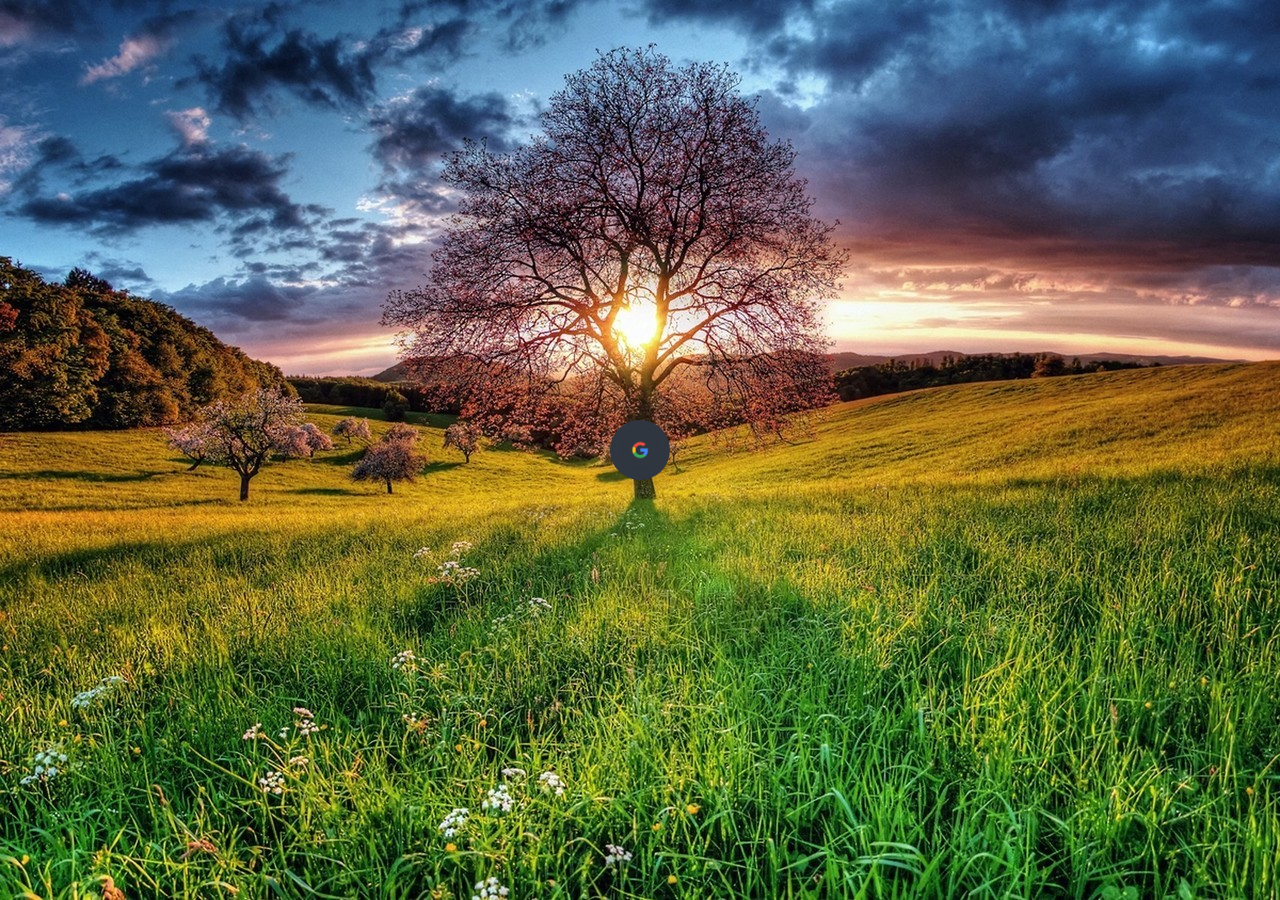
<file: search/index.html>
<!DOCTYPE html>
<html>
    <head>
        <meta charset="utf-8">
        <meta name="theme-color" content="#744DA9">
        <meta name="viewport" content="width=device-width, initial-scale=0.6">
        <link rel="stylesheet" href="./index.css">
        <link rel="shortcut icon" href="../图片/google1.png">
        <title>Awesome Search Box</title>
        
    </head>
    <body>
        <form onsubmit="return search()" class="search-box">
            <input autofocus id="search_input" class="search-txt" type="text" autocomplete="off" 
            placeholder="Type to search">
            <div class="search-btn">
                <img onclick="return search()" src="../图片/google.png" width="40px" height="40px">
            </div>
        </form>
        <script src="./index.js"></script>
    </body>
</html>
</file>
<file: search/index.css>
body {
    margin: 0;
    padding: 0;
    background-image: url('back.jpg');
}

.search-box {
    position: absolute;
    top: 50%;
    left: 50%;
    transform: translate(-50%, -50%);
    background: #2f3640;
    height: 40px;
    border-radius: 40px;
    padding: 10px;
}

.search-btn {
    float: right;
    width: 40px;
    height: 40px;
    border-radius: 50%;
    display: flex;
    justify-content: center;
    align-items: center;
    transition: 0.4s;
    text-decoration: none;
    cursor: pointer;
}

.search-txt {
    border: none;
    background: none;
    outline: none;
    float: left;
    padding: 0;
    color: white;
    font-size: 16px;
    transition: 0.4s;
    line-height: 40px;
    width: 0;
}

.search-box:hover>.search-txt {
    width: 240px;
    padding: 0 6px;
}

.search-box:hover>.search-btn {
    background: #fff;
}

.search-part{
    margin-bottom: 30px;
    margin-top: 20px;
}

.logo{
    font-size: 2em;
    white-space: normal;
    word-wrap: break-word;
    text-decoration: none;
    color: #232323
}

img.smaller {
	width: 192px;
	height: 108px;
	max-width: 250px;
	animation: flipInX 4s;
	-webkit-animation: flipInX 4s
}
</file>
